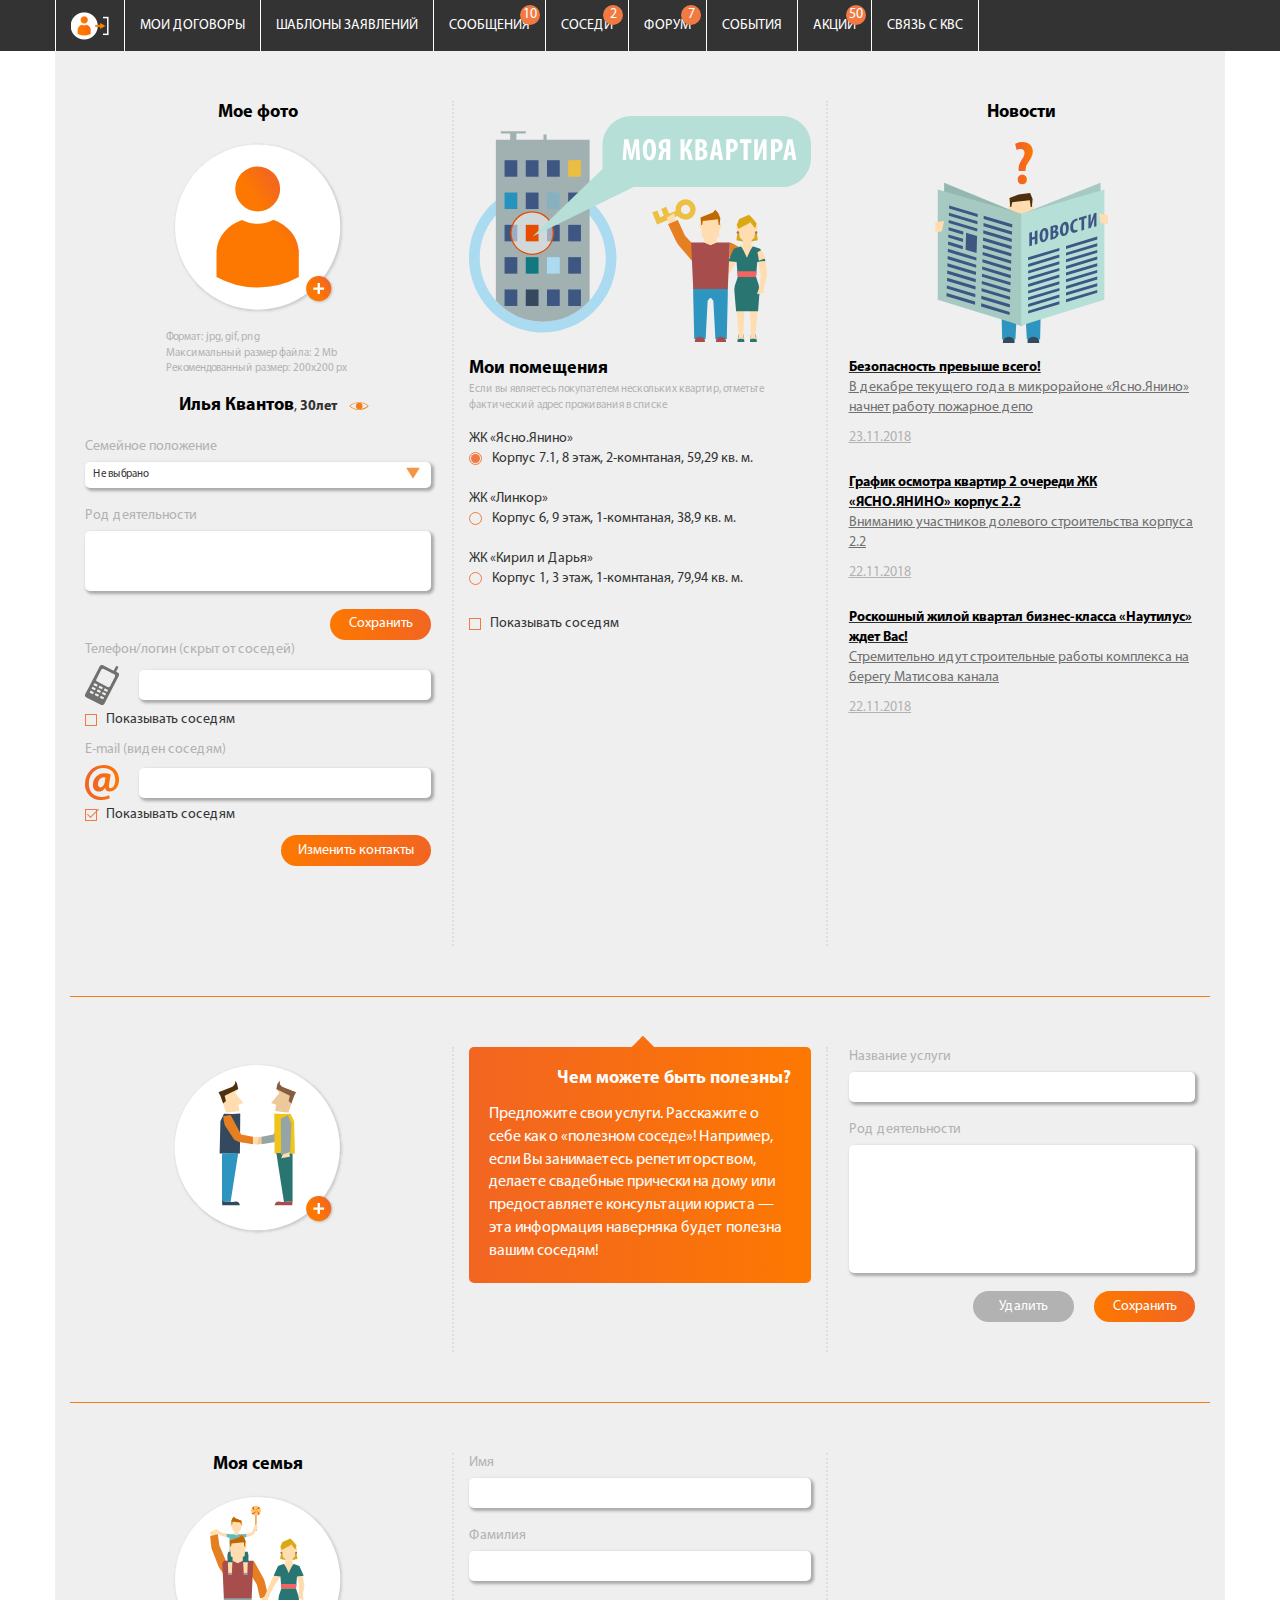
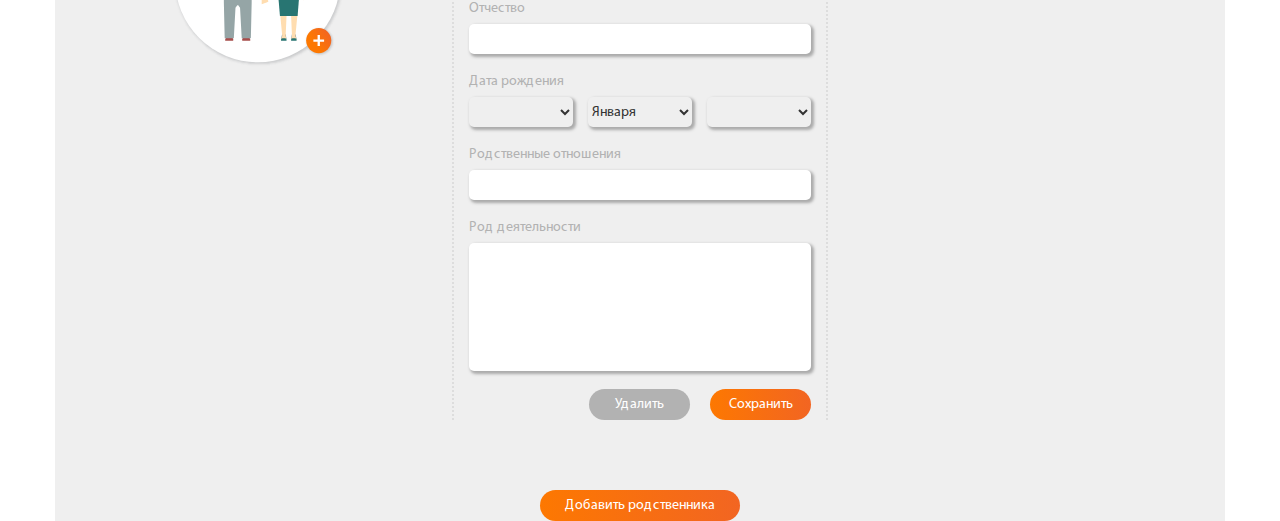
<file: app/index.html>
<!DOCTYPE html>
<html lang="en">
<head>
	<meta charset="UTF-8">
	<meta content="width=device-width, initial-scale=1" name="viewport">
	<title>LK KVSSPB</title>
	<link rel="shortcut icon" href="favicon.ico" type="image/x-icon">
	<link rel="stylesheet" href="css/bootstrap.min.css">
	<link rel="stylesheet" href="css/sumoselect.min.css">
	<link rel="stylesheet" href="css/main.css">
</head>
<body>
	<div class="wrapper">
		<div class="header">
			<div class="container">
				<ul class="ul_out">
					<li class="ul_out__li"><a href="/forum/?logout=yes&PAGE_NAME=pm_folder">
						<img src="img/exit.png" alt="exit">
					</a></li>
					<li class="ul_out__li"><a href="/contract/">Мои договоры</a></li>
					<li class="ul_out__li"><a href="/docs/">Шаблоны заявлений</a></li>
					<li class="ul_out__li">
						<a href="/forum/?PAGE_NAME=pm_folder">
							сообщения
							<div class="count">10</div>
						</a>
						
					</li>
					<li class="ul_out__li">
						<a href="/neighbors/">
							соседи
							<div class="count">2</div>
						</a>
						
						<ul class="ul_inner">
							<li><a href="/neighbors/house/">Соседи по дому</a></li>
							<li><a href="/neighbors/helpful/">Полезные соседи</a></li>
						</ul>
					</li>
					<li class="ul_out__li"> 
						<a href="/forum/">
							форум
							<div class="count">7</div>
						</a>
						
					</li>
					<li class="ul_out__li"><a href="/events/">события</a></li>
					<li class="ul_out__li">
						<a href="/action/">
							акции
							<div class="count">50</div>
						</a>
						
					</li>
					<li class="ul_out__li">
						<a href="/connect_dev/">связь с квс</a>
						<ul class="ul_inner">
							<li><a href="/connect_dev/review/">Оставить отзыв</a></li>
							<li><a href="/connect_dev/qa/">Пройти опрос</a></li>
						</ul>
					</li>
				</ul>
				<div class="mob-hamburger">
					<span class="mob-hamburger__line"></span>
				</div>
			</div>
		</div>
		<div class="container">
			<div class="background-01">
				<img src="img/background-01.png" alt="background">
			</div>
			<div class="background-02">
				<img src="img/background-02.png" alt="background">
			</div>
			<div class="background-03">
				<img src="img/background-03.png" alt="background">
			</div>
			<div class="background-04">
				<img src="img/background-04.png" alt="background">
			</div>
			<div class="background-05">
				<img src="img/background-05.png" alt="background">
			</div>
			<div class="background-06">
				<img src="img/background-06.png" alt="background">
			</div>
			<div class="background-07">
				<img src="img/background-07.png" alt="background">
			</div>
			<div class="background-08">
				<img src="img/background-08.png" alt="background">
			</div>
			<div class="background-09">
				<img src="img/background-09.png" alt="background">
			</div>
			<section class="lk-block first-screen">
				<div class="left-side">
					<div class="left-side__container personal-information-edit">
						<form action="">
							<div class="text-head text-head_center">
								Мое фото
							</div>
							<div class="photo-wrapper">
								<div class="photo-wrapper__img">
									<img src="img/avatar.svg" alt="avatar">
									<div class="photo-wrapper__plus">
										<img src="img/plus.svg" alt="plus">
										<div class="tooltip tooltip_nowrap">
											Загрузить фото
										</div>
									</div>
								</div>
							</div>
							<div class="text-descr">
								Формат: jpg, gif, png<br>
								Максимальный размер файла: 2 Mb<br>
								Рекомендованный размер: 200х200 px
							</div>
							<div class="name">
								<div class="wrapper_with-underline">
									<span class="text-head">Илья Квантов</span>, <span class="text-head_thin">30лет</span>
									<div class="visibility">
										<img src="img/visibility.svg" alt="visibility">
										<div class="tooltip">
											Настройки приватности
										</div>
										<div id="edit_visibility">
										    <div class="visibility__container">
										    	<div class="visibility__body">
										    		<div class="visibility__row">
										    			<div class="visibility__name">Илья</div>
										    		</div>
										    		<div class="visibility__row">
										    			<div class="visibility__name">Капусткин</div>
										    			<div class="input__checkbox">
															<label>
																<input type="checkbox">
																<div class="input__checkbox__square"></div>
																Показывать соседям
															</label>
														</div>
										    		</div>
										    		<div class="visibility__row">
										    			<div class="visibility__name">Киркорович</div>
										    			<div class="input__checkbox">
															<label>
																<input type="checkbox">
																<div class="input__checkbox__square"></div>
																Показывать соседям
															</label>
														</div>
										    		</div>
										    		<div class="visibility__row">
										    			<div class="visibility__date">
										    				<div class="input__label">Дата рождения</div>
										    				<div class="visibility__counts">07 января 1 года</div>
										    			</div>
										    			<div class="input__checkbox">
															<label>
																<input type="checkbox">
																<div class="input__checkbox__square"></div>
																Показывать соседям
															</label>
														</div>
										    		</div>
										    	</div>
												<div class="btn-wrapper">
													<input type="submit" value="Изменить" type="submit" name="save">
												</div>
										    </div>
										</div>
									</div>
								</div>
							</div>
							<div class="input">
								<div class="input__label">Семейное положение</div>
								<div class="input__field">
									<select name="select" id="select" class="select">
										<option value="">Не выбрано</option>
										<option value="">Не замужем/Не женат</option>
										<option value="">Разведен/Разведена</option>
										<option value="">В гражданском браке</option>
									</select>
								</div>
							</div>
							<div class="input">
								<div class="input__label">Род деятельности</div>
								<div class="input__field">
									<textarea name="" id="" cols="30" rows="10"></textarea>
								</div>
							</div>
							<div class="btn-wrapper">
								<input type="submit" value="Сохранить">
							</div>
						</form>
						<form action="">
							<div class="input-with-edit">
								<div class="input__label">Телефон/логин (скрыт от соседей)</div>
								<div class="input__field">
									<div class="input__logo">
										<img src="img/phone-off.svg" alt="phone" class="phone-switcher">
									</div>
									<input type="text" class="input-tel">
									<!-- <div class="button-edit" data-target="#edit_contacts" data-toggle="modal">
										<img src="img/edit.svg" alt="edit">
										<div class="tooltip">
											Редактировать данные
										</div>
									</div>	 -->
								</div>
								<div class="input__checkbox">
									<label class="phone-switcher-tumblr">
										<input type="checkbox">
										<div class="input__checkbox__square"></div>
										Показывать соседям
									</label>
								</div>
							</div>
							<div class="input-with-edit">
								<div class="input__label">E-mail (виден соседям)</div>
								<div class="input__field">
									<div class="input__logo">
										<img src="img/email.svg" alt="email" class="email-switcher">
									</div>
									<input type="text" class="input-tel">
									<!-- <div class="button-edit" data-target="#edit_contacts" data-toggle="modal">
										<img src="img/edit.svg" alt="edit">
										<div class="tooltip">
											Редактировать данные
										</div>
									</div>	 -->
								</div>
								<div class="input__checkbox">
									<label class="email-switcher-tumblr">
										<input type="checkbox" checked>
										<div class="input__checkbox__square"></div>
										Показывать соседям
									</label>
								</div>
							</div>
							<div class="btn-wrapper">
								<input type="submit" value="Изменить контакты" class="change-contacts">
							</div>
						</form>
					</div>
				</div>
				<div class="center-side">
					<div class="center-side__container">
						<div class="img-wrapper">
							<img src="img/center.svg" alt="apparts">
						</div>
						<div class="text-head">Мои помещения</div>
						<div class="text-descr">Если вы являетесь покупателем нескольких квартир, отметьте фактический адрес проживания в списке</div>
						<div class="radio-choice">
							<div class="radio-choice__radio">
								<label>
									<div class="radio-choice__radio__head">ЖК «Ясно.Янино»</div>
									<div class="radio-choice__radio__wrapper">
										<input type="radio" name="zhk" checked>
										<div class="radio-choice__radio__circle"></div>
										<div class="radio-choice__radio__text">Корпус 7.1, 8 этаж, 2-комнтаная, 59,29 кв. м.</div>
									</div>
									
								</label>
							</div>
							<div class="radio-choice__radio">
								<label>
									<div class="radio-choice__radio__head">ЖК «Линкор»</div>
									<div class="radio-choice__radio__wrapper">
										<input type="radio" name="zhk">
										<div class="radio-choice__radio__circle"></div>
										<div class="radio-choice__radio__text">Корпус 6, 9 этаж, 1-комнтаная, 38,9 кв. м.</div>
									</div>
								</label>
							</div>
							<div class="radio-choice__radio">
								<label>
									<div class="radio-choice__radio__head">ЖК «Кирил и Дарья»</div>
									<div class="radio-choice__radio__wrapper">
										<input type="radio" name="zhk">
										<div class="radio-choice__radio__circle"></div>
										<div class="radio-choice__radio__text">Корпус 1, 3 этаж, 1-комнтаная, 79,94 кв. м.</div>
									</div>
								</label>
							</div>
						</div>
						<div class="input__checkbox">
							<label>
								<input type="checkbox">
								<div class="input__checkbox__square"></div>
								Показывать соседям
							</label>
						</div>
					</div>
				</div>
				<div class="right-side">
					<div class="right-side__container">
						<div class="text-head text-head_center">Новости</div>
						<div class="img-wrapper img-wrapper_small">
							<img src="img/news.svg" alt="news">
						</div>
						<div class="news">
							<div class="news__head">
								Безопасность превыше всего!
							</div>
							<div class="news__main">
								В декабре текущего года в микрорайоне «Ясно.Янино» начнет работу пожарное депо
							</div>
							<div class="news__date">
								23.11.2018 
							</div>
						</div>
						<div class="news">
							<div class="news__head">
								График осмотра квартир 2 очереди 
								ЖК «ЯСНО.ЯНИНО» корпус 2.2
							</div>
							<div class="news__main">
								Вниманию участников долевого строительства корпуса 2.2
							</div>
							<div class="news__date">
								22.11.2018 
							</div>
						</div>
						<div class="news">
							<div class="news__head">
								Роскошный жилой квартал бизнес-класса «Наутилус» ждет Вас!
							</div>
							<div class="news__main">
								Стремительно идут строительные работы комплекса на берегу Матисова канала
							</div>
							<div class="news__date">
								22.11.2018 
							</div>
						</div>
					</div>
				</div>
			</section>
			<section class="lk-block second-screen">
				<div class="service__wrapper">
					<div class="left-side">
						<div class="left-side__container service-information-edit">
							<div class="photo-wrapper">
								<div class="photo-wrapper__img">
									<img src="img/service.svg" alt="service">
									<div class="photo-wrapper__plus">
										<img src="img/plus.svg" alt="plus">
										<div class="tooltip tooltip_nowrap">
											Добавить услугу
										</div>
									</div>
								</div>
							</div>
						</div>
					</div>
					<div class="center-side">
						<div class="center-side__container">
							<div class="text-wrapper-big-tooltip_tooltip-tail"></div>
							<div class="text-wrapper-big-tooltip">
								<div class="text-head text-head_white">
									Чем можете быть полезны?
								</div>	
								<div class="text-main text-main_white">
									Предложите свои услуги. Расскажите о себе как о «полезном соседе»!
									Например, если Вы занимаетесь репетиторством, делаете свадебные прически на дому или предоставляете консультации юриста — эта информация наверняка будет полезна вашим соседям!
								</div>
							</div>
						</div>
					</div>
					<div class="right-side">
						<div class="right-side__container">
							<div class="input">
								<div class="input__label">Название услуги</div>
								<div class="input__field input__field_diff-size">
									<input type="text">
								</div>
							</div>
							<div class="input">
								<div class="input__label">Род деятельности</div>
								<div class="input__field input__field_diff-size">
									<textarea name="" id="" cols="30" rows="10"></textarea>
								</div>
							</div>
							<div class="btn-wrapper">
								<button class="delete">Удалить</button>
								<input type="submit" value="Сохранить">
							</div>
						</div>
					</div>
				</div>
			</section>
			<section class="lk-block third-screen">
				<div class="family-wrapper">
					<div class="left-side">
						<div class="left-side__container">
							<div class="text-head text-head_center">
								Моя семья
							</div>
							<div class="photo-wrapper">
								<div class="photo-wrapper__img">
									<img src="img/family.svg" alt="family">
									<div class="photo-wrapper__plus">
										<img src="img/plus.svg" alt="plus">
										<div class="tooltip">
											Добавить/изменить изображение
										</div>
									</div>
								</div>
							</div>
						</div>
					</div>
					<div class="center-side">
						<div class="center-side__container">
							<div class="input">
								<div class="input__label">Имя</div>
								<div class="input__field input__field_diff-size">
									<input type="text">
								</div>
							</div>
							<div class="input">
								<div class="input__label">Фамилия</div>
								<div class="input__field input__field_diff-size">
									<input type="text">
								</div>
							</div>
							<div class="input">
								<div class="input__label">Отчество</div>
								<div class="input__field input__field_diff-size">
									<input type="text">
								</div>
							</div>
							<div class="input birthday">
								<div class="input__label">Дата рождения</div>
								<div class="input__field input__field_date">
									<select name="FAMILY_DATE_DAY" data-date="day" data-value="1">
							              <option disabled slected value="">Не выбрано</option>
						            </select>
									 <select name="FAMILY_DATE_MONTH" data-date="month" data-value="1">
							              <option value="1">Января</option>
							              <option value="2">Февраля</option>
							              <option value="3">Марта</option>
							              <option value="4">Апреля</option>
							              <option value="5">Мая</option>
							              <option value="6">Июня</option>
							              <option value="7">Июля</option>
							              <option value="8">Августа</option>
							              <option value="9">Сентября</option>
							              <option value="10">Октября</option>
							              <option value="11">Ноября</option>
							              <option value="12">Декабря</option>
						            </select>
									<select name="FAMILY_DATE_YEAR" data-date="year" data-value="1970">
							              <option disabled slected value="">Не выбрано</option>
						            </select>
								</div>
							</div>
							<div class="input">
								<div class="input__label">Родственные отношения</div>
								<div class="input__field input__field_diff-size">
									<input type="text">
								</div>
							</div>
							<div class="input">
								<div class="input__label">Род деятельности</div>
								<div class="input__field input__field_diff-size">
									<textarea name="" id="" cols="30" rows="10"></textarea>
								</div>
							</div>
							<div class="btn-wrapper">
								<button class="delete">Удалить</button>
								<input type="submit" value="Сохранить">
							</div>
						</div>
					</div>
					<div class="right-side"></div>
				</div>	
				
			</section>
			<div class="btn-wrapper btn-wrapper_center">
				<input type="submit" value="Добавить родственника" class="add-family-btn">
			</div>
<!-- 			<form method="get" action="/neighbors/search/" class="search_bar">
                <p class="search_bar__text-under">
                    Найти полезного соседа,<br>например, <span class="bolded">"Парикмахер"</span>
                </p>
                <div class="search_bar__nav-bar">
                	<p class="search_bar__nav active">Поиск по соседям</p><p class="search_bar__nav">Поиск по № квартиры:</p>
                </div>
                <input type="text" name="query" class="search_input search_input__neighbors active" value="">
                
                <input type="text" maxlength="4" name="nap" class="search_input search_input__apparts" value="">
				
                <button type="submit" style="width: 100px;">Искать</button>
            </form> -->
		</div>
	</div>

	<div id="edit_contacts" class="modal fade in">
		<form class="modal-dialog" method="post" name="form2" action="/" enctype="multipart/form-data">
			<input type="hidden" name="sessid" id="sessid" value="c57310a7d2634f0aa522bf6d6764b544">		<input type="hidden" name="lang" value="s2">
			<input type="hidden" name="ID" value="11750">

			<input type="hidden" name="UF_SHOW_PHONE" value="">
			<input type="hidden" name="UF_SHOW_EMAIL" value="">
			<input type="hidden" name="change_phone" value="">
			<input type="hidden" name="change_email" value="123123">
			<input type="hidden" name="save" value="Сохранить">

		    <div class="modal-content">
		    	<div class="modal-header">
		    		<h5 class="modal-title">Изменения контактной информации<br> будут отправлены застройщику.</h5>
		    		<button type="button" class="close" data-dismiss="modal" aria-label="Close">
		    			<span aria-hidden="true">×</span>
		    		</button>
		    	</div>
		    	<div class="modal-body">
		    		<p>В ближайшее время мы заменим<br> контактную информацию в Вашем Личном кабинете.</p>
		    	</div>
		    	<div class="modal-footer">
					<div class="btn-wrapper">
						<button class="delete" type="button" data-dismiss="modal">Оменить</button>
						<input type="submit" value="Изменить" type="submit" name="save">
					</div>
		    	</div>
		    </div>
		</form>
	</div>
	<script src="js/libs.min.js"></script>
	<script src="js/jquery.sumoselect.min.js"></script>
	<script src="js/myscripts.js"></script>
</body>
</html>
</file>
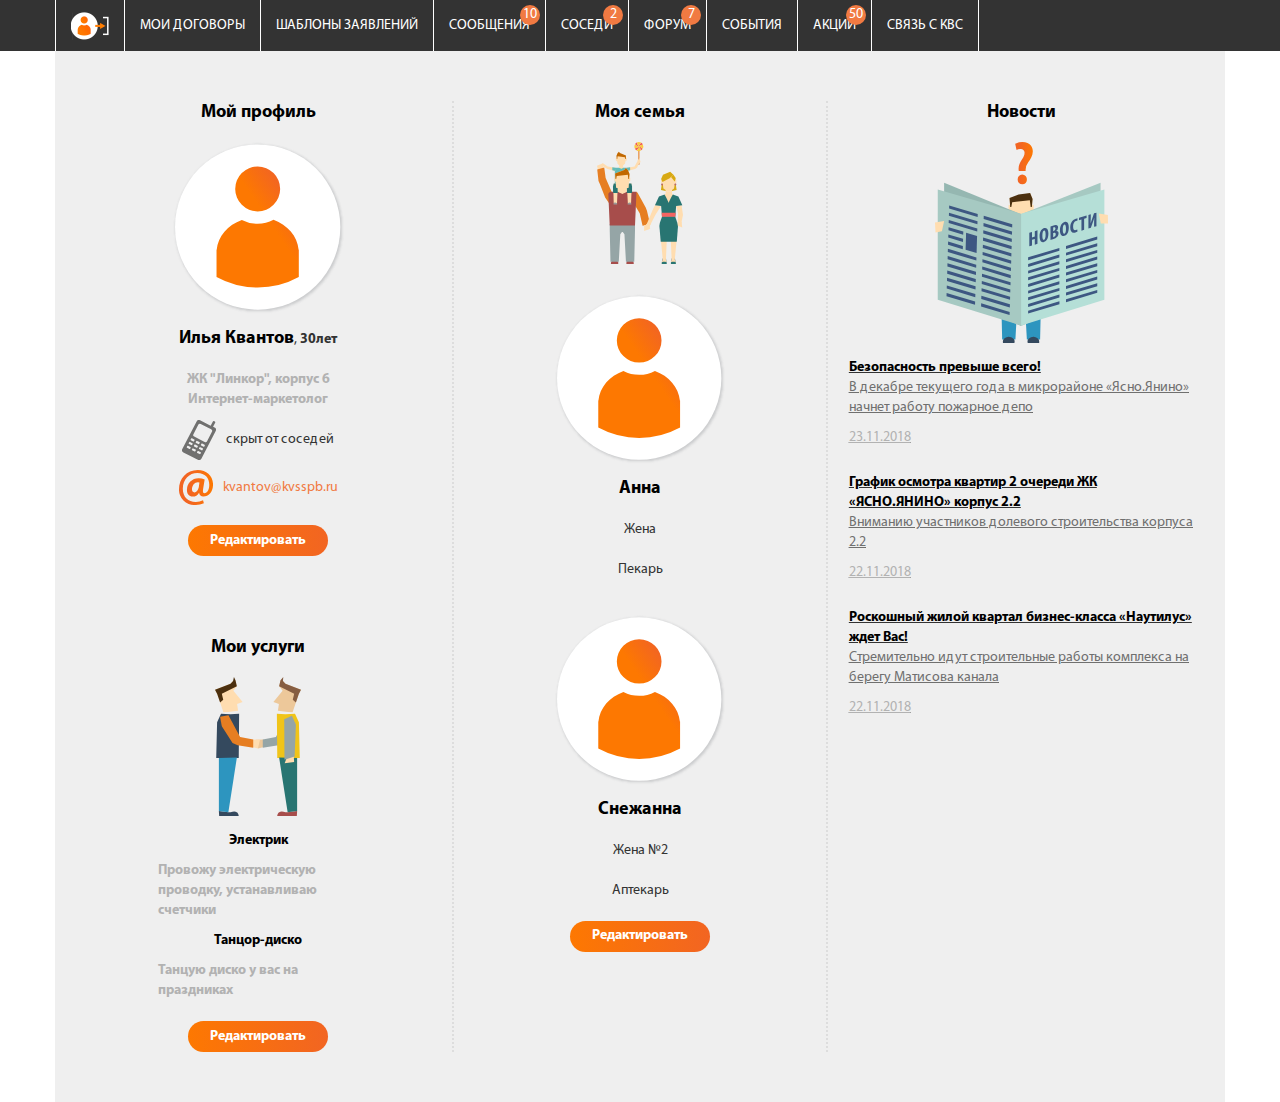
<file: app/second-page.html>
<!DOCTYPE html>
<html lang="en">
<head>
	<meta charset="UTF-8">
	<meta content="width=device-width, initial-scale=1" name="viewport">
	<title>LK KVSSPB</title>
	<link rel="shortcut icon" href="favicon.ico" type="image/x-icon">
	<link rel="stylesheet" href="css/bootstrap.min.css">
	<link rel="stylesheet" href="css/sumoselect.min.css">
	<link rel="stylesheet" href="css/main.css">
</head>
<body>
	<div class="wrapper">
		<div class="header">
			<div class="container">
				<ul class="ul_out">
					<li class="ul_out__li"><a href="/forum/?logout=yes&PAGE_NAME=pm_folder">
						<img src="img/exit.png" alt="exit">
					</a></li>
					<li class="ul_out__li"><a href="/contract/">Мои договоры</a></li>
					<li class="ul_out__li"><a href="/docs/">Шаблоны заявлений</a></li>
					<li class="ul_out__li">
						<a href="/forum/?PAGE_NAME=pm_folder">
							сообщения
							<div class="count">10</div>
						</a>
						
					</li>
					<li class="ul_out__li">
						<a href="/neighbors/">
							соседи
							<div class="count">2</div>
						</a>
						
						<ul class="ul_inner">
							<li><a href="/neighbors/house/">Соседи по дому</a></li>
							<li><a href="/neighbors/helpful/">Полезные соседи</a></li>
						</ul>
					</li>
					<li class="ul_out__li"> 
						<a href="/forum/">
							форум
							<div class="count">7</div>
						</a>
						
					</li>
					<li class="ul_out__li"><a href="/events/">события</a></li>
					<li class="ul_out__li">
						<a href="/action/">
							акции
							<div class="count">50</div>
						</a>
						
					</li>
					<li class="ul_out__li">
						<a href="/connect_dev/">связь с квс</a>
						<ul class="ul_inner">
							<li><a href="/connect_dev/review/">Оставить отзыв</a></li>
							<li><a href="/connect_dev/qa/">Пройти опрос</a></li>
						</ul>
					</li>
				</ul>
				<div class="mob-hamburger">
					<span class="mob-hamburger__line"></span>
				</div>
			</div>
		</div>
		<div class="container">
			<div class="background-01">
				<img src="img/background-01.png" alt="background">
			</div>
			<div class="background-02">
				<img src="img/background-02.png" alt="background">
			</div>
			<div class="background-03">
				<img src="img/background-03.png" alt="background">
			</div>
			<div class="background-04">
				<img src="img/background-04.png" alt="background">
			</div>
			<div class="background-05">
				<img src="img/background-05.png" alt="background">
			</div>
			<div class="background-06">
				<img src="img/background-06.png" alt="background">
			</div>
			<div class="background-07">
				<img src="img/background-07.png" alt="background">
			</div>
			<div class="background-08">
				<img src="img/background-08.png" alt="background">
			</div>
			<div class="background-09">
				<img src="img/background-09.png" alt="background">
			</div>
			<section class="lk-block first-screen">
				<div class="left-side">
					<div class="left-side__container personal-block-edit">
						<form action="">
							<div class="text-head text-head_center">
								Мое фото
							</div>
							<div class="photo-wrapper">
								<div class="photo-wrapper__img">
									<img src="img/avatar.svg" alt="avatar">
									<div class="photo-wrapper__plus">
										<img src="img/plus.svg" alt="plus">
										<div class="tooltip tooltip_nowrap">
											Загрузить фото
										</div>
									</div>
								</div>
							</div>
							<div class="text-descr">
								Формат: jpg, gif, png<br>
								Максимальный размер файла: 2 Mb<br>
								Рекомендованный размер: 200х200 px
							</div>
							<div class="name">
								<div class="wrapper_with-underline">
									<span class="text-head">Илья Квантов</span>, <span class="text-head_thin">30лет</span>
									<div class="visibility">
										<img src="img/visibility.svg" alt="visibility">
										<div class="tooltip">
											Настройки приватности
										</div>
										<div id="edit_visibility">
										    <div class="visibility__container">
										    	<div class="visibility__body">
										    		<div class="visibility__row">
										    			<div class="visibility__name">Илья</div>
										    		</div>
										    		<div class="visibility__row">
										    			<div class="visibility__name">Капусткин</div>
										    			<div class="input__checkbox">
															<label>
																<input type="checkbox">
																<div class="input__checkbox__square"></div>
																Показывать соседям
															</label>
														</div>
										    		</div>
										    		<div class="visibility__row">
										    			<div class="visibility__name">Киркорович</div>
										    			<div class="input__checkbox">
															<label>
																<input type="checkbox">
																<div class="input__checkbox__square"></div>
																Показывать соседям
															</label>
														</div>
										    		</div>
										    		<div class="visibility__row">
										    			<div class="visibility__date">
										    				<div class="input__label">Дата рождения</div>
										    				<div class="visibility__counts">07 января 1 года</div>
										    			</div>
										    			<div class="input__checkbox">
															<label>
																<input type="checkbox">
																<div class="input__checkbox__square"></div>
																Показывать соседям
															</label>
														</div>
										    		</div>
										    	</div>
												<div class="btn-wrapper">
													<input type="submit" value="Изменить" type="submit" name="save">
												</div>
										    </div>
										</div>
									</div>
								</div>
							</div>
							<div class="text-head text-head_center">Мои помещения</div>
							<div class="text-descr text-descr_wide">Если вы являетесь покупателем нескольких квартир, отметьте фактический адрес проживания в списке</div>
							<div class="radio-choice">
								<div class="radio-choice__radio">
									<label>
										<div class="radio-choice__radio__head">ЖК «Ясно.Янино»</div>
										<div class="radio-choice__radio__wrapper">
											<input type="radio" name="zhk" checked>
											<div class="radio-choice__radio__circle"></div>
											<div class="radio-choice__radio__text">Корпус 7.1, 8 этаж, 2-комнтаная, 59,29 кв. м.</div>
										</div>
										
									</label>
								</div>
								<div class="radio-choice__radio">
									<label>
										<div class="radio-choice__radio__head">ЖК «Линкор»</div>
										<div class="radio-choice__radio__wrapper">
											<input type="radio" name="zhk">
											<div class="radio-choice__radio__circle"></div>
											<div class="radio-choice__radio__text">Корпус 6, 9 этаж, 1-комнтаная, 38,9 кв. м.</div>
										</div>
									</label>
								</div>
								<div class="radio-choice__radio">
									<label>
										<div class="radio-choice__radio__head">ЖК «Кирил и Дарья»</div>
										<div class="radio-choice__radio__wrapper">
											<input type="radio" name="zhk">
											<div class="radio-choice__radio__circle"></div>
											<div class="radio-choice__radio__text">Корпус 1, 3 этаж, 1-комнтаная, 79,94 кв. м.</div>
										</div>
									</label>
								</div>
							</div>
							<div class="input">
								<div class="input__label">Семейное положение</div>
								<div class="input__field">
									<select name="select" id="select" class="select">
										<option value="">Не выбрано</option>
										<option value="">Не замужем/Не женат</option>
										<option value="">Разведен/Разведена</option>
										<option value="">В гражданском браке</option>
									</select>
								</div>
							</div>
							<div class="input">
								<div class="input__label">Род деятельности</div>
								<div class="input__field">
									<textarea name="" id="" cols="30" rows="10"></textarea>
								</div>
							</div>
						</form>
						<form action="">
							<div class="input-with-edit">
								<div class="input__label">Телефон/логин (скрыт от соседей)</div>
								<div class="input__field">
									<div class="input__logo">
										<img src="img/phone-off.svg" alt="phone" class="phone-switcher">
									</div>
									<input type="text" class="input-tel">
									<div class="button-edit" data-target="#edit_contacts" data-toggle="modal">
										<img src="img/edit.svg" alt="edit">
										<div class="tooltip">
											Редактировать данные
										</div>
									</div>	
								</div>
								<div class="input__checkbox">
									<label class="phone-switcher-tumblr">
										<input type="checkbox">
										<div class="input__checkbox__square"></div>
										Показывать соседям
									</label>
								</div>
							</div>
							<div class="input-with-edit">
								<div class="input__label">E-mail (виден соседям)</div>
								<div class="input__field">
									<div class="input__logo">
										<img src="img/email.svg" alt="email" class="email-switcher">
									</div>
									<input type="text" class="input-tel">
									<div class="button-edit" data-target="#edit_contacts" data-toggle="modal">
										<img src="img/edit.svg" alt="edit">
										<div class="tooltip">
											Редактировать данные
										</div>
									</div>	
								</div>
								<div class="input__checkbox">
									<label class="email-switcher-tumblr">
										<input type="checkbox" checked>
										<div class="input__checkbox__square"></div>
										Показывать соседям
									</label>
								</div>
							</div>
							<div class="btn-wrapper">
								<input type="submit" value="Сохранить">
							</div>
						</form>
					</div>
					<div class="left-side__container personal-block">
						<form action="">
							<div class="text-head text-head_center">
								Мой профиль
							</div>
							<div class="photo-wrapper">
								<div class="photo-wrapper__img">
									<img src="img/avatar.svg" alt="avatar">
								</div>
							</div>
							<div class="name">
								<div class="wrapper_with-underline">
									<span class="text-head">Илья Квантов</span>, <span class="text-head_thin">30лет</span>
								</div>
							</div>
							<div class="service">
								ЖК "Линкор", корпус 6
							</div>
							<div class="service">
								Интернет-маркетолог
							</div>
							<div class="input-with-edit">
								<div class="input__field input__field_centered">
									<div class="input__logo">
										<img src="img/phone-off.svg" alt="phone" class="phone-switcher">
									</div>
									<div class="phone__output input__output_modified">скрыт от соседей</div>
								</div>
							</div>
							<div class="input-with-edit">
								<div class="input__field input__field_centered">
									<div class="input__logo">
										<img src="img/email.svg" alt="email" class="email-switcher">
									</div>
									<div class="phone__output input__output_modified input__output_on">kvantov@kvsspb.ru</div>
								</div>
							</div>
							<div class="btn-wrapper btn-wrapper_center">
								<input type="submit" value="Редактировать" class="btn-edit-trigger-personal">
							</div>							
						</form>
					</div>
					<div class="text-head text-head_center">
						Мои услуги
					</div>
					<div class="service-block-edit">
						<div class="left-side__container">
							<div class="photo-wrapper">
								<div class="photo-wrapper__img btn-service-trigger">
									<img src="img/service.svg" alt="service">
									<div class="photo-wrapper__plus">
										<img src="img/plus.svg" alt="plus">
										<div class="tooltip tooltip_nowrap">
											Добавить услугу
										</div>
									</div>
								</div>
							</div>
						</div>
						<div class="left-side__container">
							<div class="text-head">
								Чем можете быть полезны?
							</div>	
							<div class="text-main text-main_small">
								Предложите свои услуги. Расскажите о себе как о «полезном соседе»!
								Например, если Вы занимаетесь репетиторством, делаете свадебные прически на дому или предоставляете консультации юриста — эта информация наверняка будет полезна вашим соседям!
							</div>
						</div>
						<div class="service-block__wrapper">
							<form class="service-block__fields">
								<div class="right-side__container">
									<div class="input">
										<div class="input__label">Название услуги</div>
										<div class="input__field input__field_diff-size">
											<input type="text">
										</div>
									</div>
									<div class="input">
										<div class="input__label">Род деятельности</div>
										<div class="input__field input__field_diff-size">
											<textarea name="" id="" cols="30" rows="10"></textarea>
										</div>
									</div>
									<div class="btn-wrapper">
										<button class="delete">Удалить</button>
										<input type="submit" value="Сохранить">
									</div>
								</div>
							</form>
						</div>
					</div>
					<div class="service-block">
						<div class="img-wrapper img-wrapper_small">
							<div class="photo-wrapper__img photo-wrapper__img_no-border-radius">
								<img src="img/service-no-back.svg" alt="service">
							</div>
						</div>
						<div class="service service_name">
							Электрик
						</div>
						<div class="service service_short">
							Провожу электрическую проводку, устанавливаю счетчики
						</div>
						<div class="service service_name">
							Танцор-диско
						</div>
						<div class="service service_short">
							Танцую диско у вас на праздниках
						</div>
						<div class="btn-wrapper btn-wrapper_center">
							<input type="submit" value="Редактировать" class="btn-edit-trigger-service">
						</div>
					</div>
				</div>
				<div class="center-side">
					<div class="center-side__container">
						<div class="text-head text-head_center">
							Моя семья
						</div>
						<div class="family-block-edit">
							<div class="btn-wrapper btn-wrapper_center">
								<input type="submit" value="Добавить родственника" class="add-family-btn">
							</div>
							<div class="family-block__wrapper-member">
								<form class="family-block__member">
									<div class="left-side__container">
										<div class="photo-wrapper">
											<div class="photo-wrapper__img">
												<img src="img/family.svg" alt="family">
												<div class="photo-wrapper__plus">
													<img src="img/plus.svg" alt="plus">
													<div class="tooltip">
														Добавить/изменить изображение
													</div>
												</div>
											</div>
										</div>
									</div>
									<div class="input">
										<div class="input__label">Имя</div>
										<div class="input__field input__field_diff-size">
											<input type="text">
										</div>
									</div>
									<div class="input">
										<div class="input__label">Фамилия</div>
										<div class="input__field input__field_diff-size">
											<input type="text">
										</div>
									</div>
									<div class="input">
										<div class="input__label">Отчество</div>
										<div class="input__field input__field_diff-size">
											<input type="text">
										</div>
									</div>
									<div class="input birthday">
										<div class="input__label">Дата рождения</div>
										<div class="input__field input__field_date">
											<select name="FAMILY_DATE_DAY" data-date="day" data-value="1">
									              <option disabled slected value="">Не выбрано</option>
								            </select>
											 <select name="FAMILY_DATE_MONTH" data-date="month" data-value="1">
									              <option value="1">Января</option>
									              <option value="2">Февраля</option>
									              <option value="3">Марта</option>
									              <option value="4">Апреля</option>
									              <option value="5">Мая</option>
									              <option value="6">Июня</option>
									              <option value="7">Июля</option>
									              <option value="8">Августа</option>
									              <option value="9">Сентября</option>
									              <option value="10">Октября</option>
									              <option value="11">Ноября</option>
									              <option value="12">Декабря</option>
								            </select>
											<select name="FAMILY_DATE_YEAR" data-date="year" data-value="1970">
									              <option disabled slected value="">Не выбрано</option>
								            </select>
										</div>
									</div>
									<div class="input">
										<div class="input__label">Родственные отношения</div>
										<div class="input__field input__field_diff-size">
											<input type="text">
										</div>
									</div>
									<div class="input">
										<div class="input__label">Род деятельности</div>
										<div class="input__field input__field_diff-size">
											<textarea name="" id="" cols="30" rows="10"></textarea>
										</div>
									</div>
									<div class="btn-wrapper">
										<button class="delete">Удалить</button>
										<input type="submit" value="Сохранить">
									</div>
								</form>
							</div>
						</div>
						<div class="family-block-wrapper">
							<div class="img-wrapper img-wrapper_small">
								<div class="photo-wrapper__img photo-wrapper__img_no-border-radius">
									<img src="img/family-no-back.svg" alt="family">
								</div>
							</div>
							<div class="family-block">
								<div class="photo-wrapper">
									<div class="photo-wrapper__img">
										<img src="img/avatar.svg" alt="avatar">
									</div>
								</div>
								<div class="name">
									<div class="wrapper_with-underline">
										<span class="text-head">Анна</span>
									</div>
								</div>
								<div class="name">
									<div class="wrapper_with-underline">
										Жена
									</div>
								</div>
								<div class="name">
									<div class="wrapper_with-underline">
										Пекарь
									</div>
								</div>
							</div>
							<div class="family-block">
								<div class="photo-wrapper">
									<div class="photo-wrapper__img">
										<img src="img/avatar.svg" alt="avatar">
									</div>
								</div>
								<div class="name">
									<div class="wrapper_with-underline">
										<span class="text-head">Снежанна</span>
									</div>
								</div>
								<div class="name">
									<div class="wrapper_with-underline">
										Жена №2
									</div>
								</div>
								<div class="name">
									<div class="wrapper_with-underline">
										Аптекарь
									</div>
								</div>
							</div>
							<div class="btn-wrapper btn-wrapper_center">
								<input type="submit" value="Редактировать" class="btn-edit-trigger-family">
							</div>
						</div>
					</div>
				</div>
				<div class="right-side">
					<div class="right-side__container">
						<div class="text-head text-head_center">Новости</div>
						<div class="img-wrapper img-wrapper_small">
							<img src="img/news.svg" alt="news">
						</div>
						<div class="news">
							<div class="news__head">
								Безопасность превыше всего!
							</div>
							<div class="news__main">
								В декабре текущего года в микрорайоне «Ясно.Янино» начнет работу пожарное депо
							</div>
							<div class="news__date">
								23.11.2018 
							</div>
						</div>
						<div class="news">
							<div class="news__head">
								График осмотра квартир 2 очереди 
								ЖК «ЯСНО.ЯНИНО» корпус 2.2
							</div>
							<div class="news__main">
								Вниманию участников долевого строительства корпуса 2.2
							</div>
							<div class="news__date">
								22.11.2018 
							</div>
						</div>
						<div class="news">
							<div class="news__head">
								Роскошный жилой квартал бизнес-класса «Наутилус» ждет Вас!
							</div>
							<div class="news__main">
								Стремительно идут строительные работы комплекса на берегу Матисова канала
							</div>
							<div class="news__date">
								22.11.2018 
							</div>
						</div>
					</div>
				</div>
			</section>
		</div>
	</div>

	<div id="edit_contacts" class="modal fade in">
		<form class="modal-dialog" method="post" name="form2" action="/" enctype="multipart/form-data">
			<input type="hidden" name="sessid" id="sessid" value="c57310a7d2634f0aa522bf6d6764b544">		<input type="hidden" name="lang" value="s2">
			<input type="hidden" name="ID" value="11750">
			<input type="hidden" name="UF_SHOW_PHONE" value="">
			<input type="hidden" name="UF_SHOW_EMAIL" value="">
			<input type="hidden" name="change_phone" value="">
			<input type="hidden" name="change_email" value="123123">
			<input type="hidden" name="save" value="Сохранить">
		    <div class="modal-content">
		    	<div class="modal-header">
		    		<h5 class="modal-title">Изменения контактной информации<br> будут отправлены застройщику.</h5>
		    		<button type="button" class="close" data-dismiss="modal" aria-label="Close">
		    			<span aria-hidden="true">×</span>
		    		</button>
		    	</div>
		    	<div class="modal-body">
		    		<p>В ближайшее время мы заменим<br> контактную информацию в Вашем Личном кабинете.</p>
		    	</div>
		    	<div class="modal-footer">
					<div class="btn-wrapper">
						<button class="delete" type="button" data-dismiss="modal">Оменить</button>
						<input type="submit" value="Изменить" type="submit" name="save">
					</div>
		    	</div>
		    </div>
		</form>
	</div>
	<script src="js/libs.min.js"></script>
	<script src="js/jquery.sumoselect.min.js"></script>
	<script src="js/myscripts.js"></script>
</body>
</html>
</file>
<file: app/css/main.css>
* {
  padding: 0;
  margin: 0; }

@font-face {
  font-family: "Roboto Bold";
  src: url(../fonts/Roboto-Bold.ttf);
  font-weight: 700;
  font-style: normal; }

@font-face {
  font-family: "Gotham Pro";
  src: url(../fonts/GothamProRegular.ttf);
  font-weight: 700;
  font-style: normal; }

@font-face {
  font-family: "Roboto Light";
  src: url(../fonts/Roboto-Light.ttf);
  font-weight: 700;
  font-style: normal; }

@font-face {
  font-family: "Gotham Bold";
  src: url(../fonts/GothamProBold.ttf);
  font-weight: 700;
  font-style: normal; }

@font-face {
  font-family: "Myriad Pro Light";
  src: url(../fonts/MyriadPro-Light.ttf);
  font-weight: 700;
  font-style: normal; }

@font-face {
  font-family: "Myriad Pro";
  src: url(../fonts/MyriadPro-Regular.ttf);
  font-weight: 700;
  font-style: normal; }

@font-face {
  font-family: "Myriad Pro Bold";
  src: url(../fonts/MyriadPro-Bold.otf);
  font-weight: 700;
  font-style: normal; }

* {
  padding: 0;
  margin: 0;
  -webkit-box-sizing: border-box;
          box-sizing: border-box; }
  *:focus {
    outline: none; }
  *:visited {
    outline: none; }

body, h1 {
  font-family: 'Myriad Pro', sans-serif; }

body {
  background: #FFF; }

.wrapper {
  overflow: hidden; }

.background-01,
.background-02,
.background-03,
.background-04,
.background-05,
.background-06,
.background-07,
.background-08,
.background-09 {
  position: absolute; }

@media screen and (min-width: 1921px) {
  .background-01 {
    bottom: 15%;
    left: -28%; }
  .background-02 {
    bottom: 5%;
    left: -28%; }
  .background-03 {
    bottom: 5%;
    left: -40%; }
  .background-09 {
    bottom: 3.5%;
    left: -20%; }
    .background-09 img {
      -webkit-transform: scale(0.7);
          -ms-transform: scale(0.7);
              transform: scale(0.7); }
  .background-04 {
    bottom: 15%;
    right: -40%; }
  .background-05 {
    bottom: 15%;
    right: -20%; }
  .background-06 {
    bottom: 5%;
    right: -30%; }
  .background-07 {
    bottom: 5%;
    right: -40%; }
  .background-08 {
    bottom: 5%;
    right: -15%; } }

@media screen and (max-width: 1920px) {
  .background-01 {
    top: 100px;
    left: -20%; }
  .background-02 {
    top: 200px;
    left: -20%; }
  .background-03 {
    top: 800px;
    left: -20%; }
  .background-09 {
    top: 400px;
    left: -20%; }
  .background-04 {
    top: 100px;
    right: -20%; }
  .background-05 {
    top: 200px;
    right: -20%; }
  .background-06 {
    top: 400px;
    right: -20%; }
  .background-07 {
    top: 600px;
    right: -20%; }
  .background-08 {
    top: 800px;
    right: -20%; } }

@media screen and (max-width: 1366px) {
  .background-01 {
    top: 8%;
    left: -20%; }
  .background-02 {
    top: 18%;
    left: -20%; }
  .background-03 {
    top: 38%;
    left: -20%; }
  .background-04 {
    top: 8%;
    right: -20%; }
  .background-05 {
    top: 18%;
    right: -20%; }
  .background-06 {
    top: 28%;
    right: -20%; }
  .background-07 {
    top: 38%;
    right: -20%; }
  .background-08 {
    top: 48%;
    right: -20%; } }

.service-block-edit, .family-block-edit, .personal-block-edit {
  display: none; }

.service-block-edit.active, .family-block-edit.active, .personal-block-edit.active {
  display: block; }

.family-block-edit .left-side__container {
  margin-bottom: 0px; }

.service-block-edit .left-side__container {
  margin-bottom: 0px; }

.content {
  font-size: 14px; }

body.back {
  background: #FFF; }

.kvs-select {
  width: 100% !important; }

.family-wrapper {
  display: -webkit-box;
  display: -webkit-flex;
  display: -ms-flexbox;
  display: flex;
  -webkit-box-pack: justify;
  -webkit-justify-content: space-between;
      -ms-flex-pack: justify;
          justify-content: space-between;
  -webkit-box-align: stretch;
  -webkit-align-items: stretch;
      -ms-flex-align: stretch;
          align-items: stretch;
  width: 100%; }

.family-block__member, .service-block__fields, .personal-block-edit {
  padding-right: 5px; }

@media screen and (max-width: 1024px) {
  .family-wrapper {
    -webkit-box-orient: vertical;
    -webkit-box-direction: normal;
    -webkit-flex-direction: column;
        -ms-flex-direction: column;
            flex-direction: column;
    -webkit-box-align: center;
    -webkit-align-items: center;
        -ms-flex-align: center;
            align-items: center; } }

.birthday select {
  -webkit-box-flex: 1;
  -webkit-flex: 1;
      -ms-flex: 1;
          flex: 1;
  height: 30px;
  border: none;
  -webkit-border-radius: 5px;
          border-radius: 5px;
  -webkit-box-shadow: 2px 2px 3px 1px #AAA;
          box-shadow: 2px 2px 3px 1px #AAA; }
  .birthday select:nth-child(2) {
    margin: 0 15px; }

.header {
  background: #333; }
  .header .container {
    background: transparent;
    padding: 0px; }
  .header .ul_out {
    margin-bottom: 0px;
    display: -webkit-box;
    display: -webkit-flex;
    display: -ms-flexbox;
    display: flex;
    -webkit-box-align: stretch;
    -webkit-align-items: stretch;
        -ms-flex-align: stretch;
            align-items: stretch; }
    .header .ul_out .ul_out__li {
      display: -webkit-box;
      display: -webkit-flex;
      display: -ms-flexbox;
      display: flex;
      -webkit-box-align: center;
      -webkit-align-items: center;
          -ms-flex-align: center;
              align-items: center;
      -webkit-box-pack: center;
      -webkit-justify-content: center;
          -ms-flex-pack: center;
              justify-content: center;
      border-right: 1px solid #FFF;
      position: relative; }
      .header .ul_out .ul_out__li:before {
        content: '';
        position: absolute;
        height: 0px;
        background: #f17a42;
        bottom: 0;
        left: 0;
        right: 0;
        -webkit-transition: 0.3s ease-in-out;
        -o-transition: 0.3s ease-in-out;
        transition: 0.3s ease-in-out; }
      .header .ul_out .ul_out__li:first-child {
        border-left: 1px solid #FFF; }
      .header .ul_out .ul_out__li:hover:before {
        height: 3px; }
      .header .ul_out .ul_out__li:hover .ul_inner {
        max-height: 400px; }
      .header .ul_out .ul_out__li a {
        text-transform: uppercase;
        display: block;
        color: #fff;
        font: 14px "Myriad pro", sans-serif;
        text-transform: uppercase;
        padding: 12px 15px 11px;
        text-decoration: none;
        position: static; }

.ul_inner {
  position: absolute;
  top: 100%;
  z-index: 100;
  left: 0;
  max-height: 0px;
  display: block;
  overflow: hidden;
  -webkit-transition: 0.5s ease-in-out;
  -o-transition: 0.5s ease-in-out;
  transition: 0.5s ease-in-out; }
  .ul_inner li {
    display: block;
    background: #333;
    width: 200px; }
    .ul_inner li:hover {
      text-decoration: underline; }
    .ul_inner li a {
      display: block;
      padding: 12px 15px 11px; }

.mob-hamburger {
  display: none; }

.count {
  position: absolute;
  top: 5px;
  right: 5px;
  background: #f17a42;
  width: 20px;
  height: 20px;
  color: #FFF;
  display: -webkit-box;
  display: -webkit-flex;
  display: -ms-flexbox;
  display: flex;
  -webkit-box-align: center;
  -webkit-align-items: center;
      -ms-flex-align: center;
          align-items: center;
  -webkit-box-pack: center;
  -webkit-justify-content: center;
      -ms-flex-pack: center;
          justify-content: center;
  -webkit-border-radius: 50%;
          border-radius: 50%; }

.container {
  background: #efefef;
  position: relative; }

.left-side__container {
  margin-bottom: 80px; }

.text-head {
  color: #000;
  font-size: 18px;
  font-weight: bold;
  font-family: 'Myriad Pro Bold', sans-serif; }

.text-head_center {
  text-align: center; }

.text-main {
  color: #70706f;
  font-size: 16px;
  font-weight: 400; }

.text-main_small {
  font-size: 14px; }

.text-descr {
  color: #b2b2b2;
  font-size: 11px;
  font-weight: 400; }

.lk-block {
  padding: 50px 0;
  display: -webkit-box;
  display: -webkit-flex;
  display: -ms-flexbox;
  display: flex;
  -webkit-box-align: stretch;
  -webkit-align-items: stretch;
      -ms-flex-align: stretch;
          align-items: stretch;
  -webkit-box-pack: justify;
  -webkit-justify-content: space-between;
      -ms-flex-pack: justify;
          justify-content: space-between; }

.left-side, .center-side, .right-side {
  -webkit-box-flex: 0;
  -webkit-flex: 0 1 33%;
      -ms-flex: 0 1 33%;
          flex: 0 1 33%;
  padding: 0 15px; }

.center-side {
  border-left: 2px dotted #DDD;
  border-right: 2px dotted #DDD; }

.photo-wrapper {
  padding: 15px 0; }

.photo-wrapper__img {
  width: 50%;
  height: 50%;
  -webkit-border-radius: 50%;
          border-radius: 50%;
  margin: 0 auto;
  position: relative; }
  .photo-wrapper__img img {
    height: 100%;
    width: 100%;
    -webkit-border-radius: 50%;
            border-radius: 50%; }

.photo-wrapper__img_no-border-radius img {
  -webkit-border-radius: 0%;
          border-radius: 0%; }

.photo-wrapper__plus {
  width: 31px;
  height: 31px;
  position: absolute;
  bottom: 10px;
  right: 10px;
  cursor: pointer; }

.photo-wrapper__plus_position {
  bottom: -20px;
  right: -30px; }

.tooltip {
  position: absolute;
  background: #FFF;
  opacity: 0;
  padding: 5px;
  -webkit-border-radius: 5px;
          border-radius: 5px;
  -webkit-transform: translateY(50%);
      -ms-transform: translateY(50%);
          transform: translateY(50%);
  -webkit-transition: 0.5s ease-in-out;
  -o-transition: 0.5s ease-in-out;
  transition: 0.5s ease-in-out;
  font-size: 9px;
  max-width: 100px; }
  .tooltip:before {
    content: '';
    display: block;
    position: absolute;
    width: 10px;
    height: 10px;
    background: #FFF;
    top: 0;
    left: 10px;
    -webkit-transform: translate(0, -50%) rotate(45deg);
        -ms-transform: translate(0, -50%) rotate(45deg);
            transform: translate(0, -50%) rotate(45deg); }

.tooltip_nowrap {
  white-space: nowrap; }

.photo-wrapper__plus:hover .tooltip {
  opacity: 1;
  -webkit-transform: translateY(30%);
      -ms-transform: translateY(30%);
          transform: translateY(30%); }

.button-edit:hover .tooltip {
  opacity: 1;
  -webkit-transform: translateY(30%);
      -ms-transform: translateY(30%);
          transform: translateY(30%); }

.left-side .text-descr {
  width: 53%;
  margin: 0 auto 20px; }

.left-side .text-descr_wide {
  width: 100%; }

.name {
  margin: 0 auto;
  text-align: center;
  position: relative;
  margin-bottom: 20px; }

.wrapper_with-underline {
  display: inline-block;
  position: relative;
  line-height: 10px; }

.visibility {
  position: absolute;
  top: 0;
  right: -20%;
  background: none;
  z-index: 10;
  cursor: pointer; }
  .visibility img {
    width: 100%; }
  .visibility .tooltip {
    z-index: 10; }
  .visibility:hover .tooltip {
    -webkit-transform: translateY(30%);
        -ms-transform: translateY(30%);
            transform: translateY(30%);
    opacity: 1; }

.img-wrapper {
  padding: 15px 0; }

.img-wrapper_small {
  width: 50%;
  margin: 0 auto; }

.text-head_thin {
  font-weight: 100;
  font-family: 'Myriad pro bold', sans-serif; }

.input__label {
  color: #b2b2b2;
  font-family: "Myriad Pro";
  font-size: 14px;
  font-weight: 400;
  margin-bottom: 5px; }

.SumoSelect {
  display: block;
  width: 100%; }
  .SumoSelect .CaptionCont {
    width: 100%;
    position: relative;
    z-index: 9;
    display: block;
    border: none;
    -webkit-border-radius: 5px;
            border-radius: 5px;
    -webkit-box-shadow: 2px 2px 3px 1px #AAA;
            box-shadow: 2px 2px 3px 1px #AAA; }
    .SumoSelect .CaptionCont span {
      color: #333;
      font-family: "Myriad Pro";
      font-size: 11px;
      font-weight: 400; }
    .SumoSelect .CaptionCont:hover {
      -webkit-box-shadow: 2px 2px 3px 1px #AAA;
              box-shadow: 2px 2px 3px 1px #AAA;
      border: none;
      outline: none; }
    .SumoSelect .CaptionCont:focus {
      -webkit-box-shadow: 2px 2px 3px 1px #AAA;
              box-shadow: 2px 2px 3px 1px #AAA;
      border: none;
      outline: none; }
    .SumoSelect .CaptionCont:visited {
      -webkit-box-shadow: 2px 2px 3px 1px #AAA;
              box-shadow: 2px 2px 3px 1px #AAA;
      border: none;
      outline: none; }
    .SumoSelect .CaptionCont label {
      width: 100%;
      margin-bottom: 0px; }
      .SumoSelect .CaptionCont label i {
        margin: 3px 10px 0 auto;
        background: url(../img/arrow.png) center center no-repeat; }

.SumoSelect.open .CaptionCont, .SumoSelect:focus .CaptionCont, .SumoSelect:hover .CaptionCont {
  -webkit-box-shadow: 2px 2px 3px 1px #AAA;
          box-shadow: 2px 2px 3px 1px #AAA;
  border: none;
  outline: none; }

.input {
  margin-bottom: 18px; }

textarea {
  width: 100%;
  height: 60px;
  border: none;
  -webkit-border-radius: 5px;
          border-radius: 5px;
  -webkit-box-shadow: 2px 2px 3px 1px #AAA;
          box-shadow: 2px 2px 3px 1px #AAA;
  padding: 10px;
  resize: none; }

.input__field {
  display: -webkit-box;
  display: -webkit-flex;
  display: -ms-flexbox;
  display: flex;
  -webkit-box-pack: justify;
  -webkit-justify-content: space-between;
      -ms-flex-pack: justify;
          justify-content: space-between;
  -webkit-box-align: center;
  -webkit-align-items: center;
      -ms-flex-align: center;
          align-items: center; }
  .input__field input {
    -webkit-box-flex: 1;
    -webkit-flex: 1;
        -ms-flex: 1;
            flex: 1;
    margin: 0 0 0 20px;
    height: 30px;
    border: none;
    -webkit-border-radius: 5px;
            border-radius: 5px;
    padding: 10px;
    -webkit-box-shadow: 2px 2px 3px 1px #AAA;
            box-shadow: 2px 2px 3px 1px #AAA; }

.input__logo {
  width: 34px; }

.button-edit {
  width: 31px;
  -webkit-border-radius: 50%;
          border-radius: 50%;
  cursor: pointer;
  margin-left: 20px; }

.input__checkbox {
  padding: 5px 0; }
  .input__checkbox label {
    display: -webkit-box;
    display: -webkit-flex;
    display: -ms-flexbox;
    display: flex;
    -webkit-box-align: center;
    -webkit-align-items: center;
        -ms-flex-align: center;
            align-items: center; }
    .input__checkbox label .input__checkbox__square {
      width: 12px;
      height: 12px;
      border: 1px solid #f17a42;
      margin-right: 9px;
      position: relative; }
      .input__checkbox label .input__checkbox__square:after {
        content: '';
        display: none;
        position: absolute;
        width: 12px;
        height: 5px;
        border-bottom: 1px solid #f17a42;
        border-left: 1px solid #f17a42;
        top: 20%;
        left: 70%;
        -webkit-transform: translate(-50%, -50%) rotate(-45deg);
            -ms-transform: translate(-50%, -50%) rotate(-45deg);
                transform: translate(-50%, -50%) rotate(-45deg); }
    .input__checkbox label input[type="checkbox"] {
      display: none; }
      .input__checkbox label input[type="checkbox"]:checked ~ .input__checkbox__square:after {
        display: block; }

.btn-wrapper {
  display: -webkit-box;
  display: -webkit-flex;
  display: -ms-flexbox;
  display: flex;
  -webkit-box-align: center;
  -webkit-align-items: center;
      -ms-flex-align: center;
          align-items: center;
  -webkit-box-pack: end;
  -webkit-justify-content: flex-end;
      -ms-flex-pack: end;
          justify-content: flex-end; }

input[type="submit"] {
  background: -webkit-gradient(linear, right top, left top, from(#f26522), to(#fd7801));
  background: -webkit-linear-gradient(right, #f26522, #fd7801);
  background: -o-linear-gradient(right, #f26522, #fd7801);
  background: linear-gradient(to left, #f26522, #fd7801);
  border: none;
  outline: none;
  width: 101px;
  height: 31px;
  -webkit-border-radius: 30px;
          border-radius: 30px;
  color: #ffffff;
  font-family: "Myriad Pro";
  font-size: 14px;
  font-weight: 700;
  -webkit-transition: 0.3s ease-in-out;
  -o-transition: 0.3s ease-in-out;
  transition: 0.3s ease-in-out;
  padding: 0px; }
  input[type="submit"]:hover {
    -webkit-transform: translateY(-5%);
        -ms-transform: translateY(-5%);
            transform: translateY(-5%);
    -webkit-box-shadow: 0px 3px 10px #999;
            box-shadow: 0px 3px 10px #999; }

.delete {
  background: #b2b2b2;
  border: none;
  outline: none;
  width: 101px;
  height: 31px;
  -webkit-border-radius: 30px;
          border-radius: 30px;
  color: #ffffff;
  font-family: "Myriad Pro";
  font-size: 14px;
  font-weight: 700;
  margin-right: 20px; }

.radio-choice__radio {
  margin: 15px 0; }

.radio-choice__radio__circle {
  width: 13px;
  height: 13px;
  -webkit-border-radius: 50%;
          border-radius: 50%;
  margin-right: 10px;
  border: 1px solid #f17a42;
  display: inline-block;
  position: relative;
  -webkit-box-flex: 0;
  -webkit-flex: 0 1 13px;
      -ms-flex: 0 1 13px;
          flex: 0 1 13px; }
  .radio-choice__radio__circle:after {
    content: '';
    position: absolute;
    display: block;
    -webkit-transition: 0.5s ease-in-out;
    -o-transition: 0.5s ease-in-out;
    transition: 0.5s ease-in-out;
    width: 9px;
    height: 9px;
    -webkit-border-radius: 50%;
            border-radius: 50%;
    background: #f17a42;
    top: 1px;
    left: 1px;
    -webkit-transform: scale(0);
        -ms-transform: scale(0);
            transform: scale(0); }

.radio-choice__radio__text {
  display: inline-block;
  -webkit-box-flex: 1;
  -webkit-flex: 1;
      -ms-flex: 1;
          flex: 1; }

.radio-choice__radio__wrapper {
  display: -webkit-box;
  display: -webkit-flex;
  display: -ms-flexbox;
  display: flex;
  -webkit-box-align: center;
  -webkit-align-items: center;
      -ms-flex-align: center;
          align-items: center; }

input[type="radio"] {
  display: none; }
  input[type="radio"]:checked ~ .radio-choice__radio__circle:after {
    -webkit-transform: scale(1);
        -ms-transform: scale(1);
            transform: scale(1); }

.news {
  margin-bottom: 25px;
  text-decoration: underline; }

.news__head {
  font-family: 'Myriad pro bold', sans-serif;
  font-weight: 700;
  color: #000; }

.news__main {
  color: #70706f;
  text-decoration: underline; }

.news__date {
  margin-top: 10px;
  color: #b2b2b2;
  text-decoration: underline; }

.second-screen {
  border-top: 1px solid #f07e1a;
  border-bottom: 1px solid #f07e1a;
  display: block; }

.service__wrapper {
  display: -webkit-box;
  display: -webkit-flex;
  display: -ms-flexbox;
  display: flex;
  -webkit-box-pack: justify;
  -webkit-justify-content: space-between;
      -ms-flex-pack: justify;
          justify-content: space-between;
  -webkit-box-align: stretch;
  -webkit-align-items: stretch;
      -ms-flex-align: stretch;
          align-items: stretch; }

.center-side {
  position: relative; }

.text-wrapper-big-tooltip {
  background: -webkit-gradient(linear, right top, left top, from(#fd7801), to(#f26522));
  background: -webkit-linear-gradient(right, #fd7801, #f26522);
  background: -o-linear-gradient(right, #fd7801, #f26522);
  background: linear-gradient(to left, #fd7801, #f26522);
  padding: 20px;
  -webkit-border-radius: 5px;
          border-radius: 5px;
  position: relative;
  z-index: 10;
  margin-bottom: 20px; }

.text-wrapper-big-tooltip_tooltip-tail {
  position: absolute;
  z-index: 5;
  width: 20px;
  height: 20px;
  -webkit-transform: rotate(45deg) translate(-50%);
      -ms-transform: rotate(45deg) translate(-50%);
          transform: rotate(45deg) translate(-50%);
  top: 0px;
  left: 50%;
  background: #f86f11; }

.text-head_white {
  color: #fff;
  text-align: right;
  margin-bottom: 10px; }

.text-main_white {
  color: #FFF; }

.input__field_diff-size input {
  width: 100%;
  margin: 0; }

.input__field_diff-size textarea {
  height: 128px; }

.input__field_date {
  display: -webkit-box;
  display: -webkit-flex;
  display: -ms-flexbox;
  display: flex;
  -webkit-box-align: center;
  -webkit-align-items: center;
      -ms-flex-align: center;
          align-items: center;
  -webkit-box-pack: justify;
  -webkit-justify-content: space-between;
      -ms-flex-pack: justify;
          justify-content: space-between; }
  .input__field_date input {
    width: 30%;
    margin: 0; }
    .input__field_date input:nth-child(2) {
      margin: 0 20px; }
    .input__field_date input::-webkit-input-placeholder {
      color: #DDD; }
    .input__field_date input::-moz-placeholder {
      color: #DDD; }
    .input__field_date input:-ms-input-placeholder {
      color: #DDD; }
    .input__field_date input::-ms-input-placeholder {
      color: #DDD; }
    .input__field_date input::placeholder {
      color: #DDD; }

.third-screen {
  display: block; }

.modal-content {
  text-align: center;
  padding: 20px;
  position: relative;
  background: #efefef; }
  .modal-content .modal-header {
    border: none; }
    .modal-content .modal-header .modal-title {
      font-family: 'Myriad pro bold', sans-serif;
      font-weight: bold;
      font-size: 18px; }
    .modal-content .modal-header .close {
      position: absolute;
      top: 10px;
      right: 10px; }
  .modal-content .modal-footer {
    border: none; }
    .modal-content .modal-footer .btn-primary {
      float: left;
      width: 175px;
      height: 40px;
      background: transparent;
      border: 1px solid gray;
      outline: none;
      margin-bottom: 10px;
      color: gray; }
    .modal-content .modal-footer .btn-secondary {
      float: right;
      width: 175px;
      height: 40px;
      padding: 10px 20px;
      background: transparent;
      border: 1px solid black;
      outline: none;
      margin-bottom: 10px;
      -webkit-border-radius: 0px;
      border-radius: 0px;
      position: relative;
      color: #FFF;
      background: #fd7801;
      border: none;
      cursor: pointer; }
  .modal-content .modal-body {
    text-align: center; }
    .modal-content .modal-body input {
      width: 100%;
      height: 40px;
      padding: 5px;
      color: #333;
      background: transparent;
      border: 1px solid #333; }
    .modal-content .modal-body textarea {
      width: 100%;
      height: 100px;
      padding: 5px;
      color: #333;
      background: transparent;
      border: 1px solid #333; }
      .modal-content .modal-body textarea:focus {
        outline: none; }
    .modal-content .modal-body .name_field {
      margin: 10px 0; }

.name_field_center {
  text-align: center; }

#edit_visibility {
  position: absolute;
  display: none;
  top: 100%;
  z-index: 100;
  width: 300px;
  text-align: left;
  -webkit-transform: translate(-50%, 0);
      -ms-transform: translate(-50%, 0);
          transform: translate(-50%, 0);
  -webkit-box-shadow: 2px 2px 3px 1px #AAA;
          box-shadow: 2px 2px 3px 1px #AAA;
  background: #efefef;
  -webkit-border-radius: 5px;
          border-radius: 5px;
  border: 1px solid #f17a42; }

.visibility__container {
  padding: 15px; }

.visibility__row {
  display: -webkit-box;
  display: -webkit-flex;
  display: -ms-flexbox;
  display: flex;
  -webkit-box-align: end;
  -webkit-align-items: flex-end;
      -ms-flex-align: end;
          align-items: flex-end;
  -webkit-box-pack: justify;
  -webkit-justify-content: space-between;
      -ms-flex-pack: justify;
          justify-content: space-between;
  padding: 10px 0; }
  .visibility__row label {
    margin-bottom: 0px; }
  .visibility__row .input__checkbox {
    padding: 0px; }

.visibility__name {
  font-family: 'Myriad pro bold', sans-serif; }

@media screen and (max-width: 1024px) {
  .container {
    width: 100%; }
  .lk-block {
    -webkit-box-orient: vertical;
    -webkit-box-direction: normal;
    -webkit-flex-direction: column;
        -ms-flex-direction: column;
            flex-direction: column;
    -webkit-box-align: center;
    -webkit-align-items: center;
        -ms-flex-align: center;
            align-items: center; }
  .service__wrapper {
    -webkit-box-orient: vertical;
    -webkit-box-direction: normal;
    -webkit-flex-direction: column;
        -ms-flex-direction: column;
            flex-direction: column;
    -webkit-box-align: center;
    -webkit-align-items: center;
        -ms-flex-align: center;
            align-items: center; }
  .left-side, .center-side, .right-side {
    width: 100%;
    padding: 0px; }
  .left-side {
    padding-bottom: 25px;
    border-bottom: 1px solid #f07e1a;
    margin-bottom: 49px; }
  .center-side {
    margin-bottom: 21px;
    padding-bottom: 25px;
    border-bottom: 1px solid #f07e1a; }
  .left-side__container, .center-side__container, .right-side__container {
    width: 410px;
    margin: 0 auto; }
  .center-side {
    border-right: none;
    border-left: none; }
  .second-screen .center-side, .second-screen .left-side {
    border: none; }
  .second-screen .center-side {
    -webkit-box-ordinal-group: 2;
    -webkit-order: 1;
        -ms-flex-order: 1;
            order: 1; }
  .second-screen .left-side {
    margin-bottom: 0px; }
  .text-wrapper-big-tooltip_tooltip-tail, .text-wrapper-big-tooltip {
    display: none; }
  .third-screen .left-side, .third-screen .center-side, .third-screen .right-side {
    border: none; }
  .background-01,
  .background-02,
  .background-03,
  .background-04,
  .background-05,
  .background-06,
  .background-07,
  .background-08,
  .background-09 {
    display: none; } }

.input__field_centered {
  -webkit-box-pack: center;
  -webkit-justify-content: center;
      -ms-flex-pack: center;
          justify-content: center;
  margin-top: 10px; }
  .input__field_centered .input__logo {
    margin-right: 10px; }

.service {
  text-align: center;
  font-family: "Myriad pro bold", sans-serif;
  color: #b2b2b2; }

.btn-wrapper_center {
  -webkit-box-pack: center;
  -webkit-justify-content: center;
      -ms-flex-pack: center;
          justify-content: center;
  margin-top: 20px; }
  .btn-wrapper_center input[type="submit"] {
    font-family: 'Myriad pro bold';
    width: 140px; }

.service_name {
  color: #000; }

.service_short {
  width: 200px;
  margin: 10px auto;
  text-align: left; }

.btn-wrapper_margin-top {
  margin-top: 114px; }

.lk-block_no-padding-bottom {
  padding: 50px 0 0px; }

.lk-block_no-padding {
  padding: 0px; }

.second-screen_no-border {
  border: none; }

.left-side_padding-top {
  padding-top: 50px; }

.input__output_modified {
  font-family: 'Myriad pro'; }

.input__output_on {
  color: #f17a42; }

.lk-block_padding-bottom {
  padding-bottom: 50px;
  padding-top: 30px; }

@media screen and (max-width: 1024px) {
  .btn-wrapper_margin-top {
    margin-top: 20px; }
  .second-screen_no-border {
    border-top: 1px solid #f17a42; }
  .lk-block_no-padding {
    padding-top: 50px; }
  .lk-block_padding-bottom {
    padding-top: 0px;
    padding-bottom: 0px; } }

@media screen and (max-width: 950px) {
  .header {
    position: relative; }
    .header .ul_out {
      display: none;
      position: absolute;
      top: 100%;
      width: 100%;
      z-index: 9999;
      background: #333; }
      .header .ul_out .ul_out__li {
        -webkit-box-pack: start;
        -webkit-justify-content: flex-start;
            -ms-flex-pack: start;
                justify-content: flex-start;
        border: none; }
        .header .ul_out .ul_out__li:first-child {
          border: none; }
        .header .ul_out .ul_out__li a {
          position: relative; }
  .count {
    top: 0;
    right: 0; }
  .ul_inner {
    display: none; }
  .mob-hamburger {
    height: 51px;
    display: -webkit-box;
    display: -webkit-flex;
    display: -ms-flexbox;
    display: flex;
    -webkit-box-align: center;
    -webkit-align-items: center;
        -ms-flex-align: center;
            align-items: center;
    -webkit-box-pack: end;
    -webkit-justify-content: flex-end;
        -ms-flex-pack: end;
            justify-content: flex-end;
    padding: 0 30px; }
  .mob-hamburger__line {
    width: 30px;
    height: 2px;
    background: #FFF;
    position: relative;
    display: block; }
    .mob-hamburger__line:before, .mob-hamburger__line:after {
      content: '';
      position: absolute;
      width: 30px;
      height: 2px;
      background: #FFF; }
    .mob-hamburger__line:before {
      top: -10px; }
    .mob-hamburger__line:after {
      bottom: -10px; } }

@media screen and (max-width: 768px) {
  .left-side__container, .center-side__container, .right-side__container {
    max-width: 300px;
    margin: 0 auto; }
  #edit_visibility {
    -webkit-transform: translate(-80%, 0);
        -ms-transform: translate(-80%, 0);
            transform: translate(-80%, 0); } }

.btn-wrapper.btn-wrapper_center .add-family-btn {
  font-family: 'Myriad Pro';
  width: 200px; }

.btn-wrapper .change-contacts {
  width: 150px; }

.right-side__container {
  padding-bottom: 30px; }

.search_bar {
  position: relative; }

.search_bar__text-under {
  position: absolute;
  width: 100%;
  bottom: 5px;
  left: 20px;
  font-size: 12px; }

.search_input {
  display: none;
  margin: 0 20px 0 0; }

.search_bar__nav-bar {
  position: absolute;
  top: 5px;
  left: 20px;
  display: -webkit-box;
  display: -webkit-flex;
  display: -ms-flexbox;
  display: flex;
  -webkit-box-align: center;
  -webkit-align-items: center;
      -ms-flex-align: center;
          align-items: center; }

.search_bar__nav {
  margin-right: 20px;
  font-size: 14px;
  cursor: pointer; }
  .search_bar__nav:last-child {
    margin-right: 0px; }

.search_input.active {
  display: block; }

.search_bar__nav.active {
  font-weight: bold; }
</file>
<file: app/css/sumoselect.min.css>
.SelectClass,.SumoSelect.open .search-txt,.SumoUnder{position:absolute;-webkit-box-sizing:border-box;-moz-box-sizing:border-box;top:0;left:0}.SumoSelect p{margin:0}.SumoSelect{width:200px}.SelectBox{padding:5px 8px}.sumoStopScroll{overflow:hidden}.SumoSelect .hidden{display:none}.SumoSelect .search-txt{display:none;outline:0}.SumoSelect .no-match{display:none;padding:6px}.SumoSelect.open .search-txt{display:inline-block;width:100%;margin:0;padding:5px 8px;border:none;box-sizing:border-box;border-radius:5px}.SumoSelect.open>.search>label,.SumoSelect.open>.search>span{visibility:hidden}.SelectClass,.SumoUnder{right:0;height:100%;width:100%;border:none;box-sizing:border-box;-ms-filter:"progid:DXImageTransform.Microsoft.Alpha(Opacity=0)";filter:alpha(opacity=0);-moz-opacity:0;-khtml-opacity:0;opacity:0}.SelectClass{z-index:1}.SumoSelect .select-all>label,.SumoSelect>.CaptionCont,.SumoSelect>.optWrapper>.options li.opt label{user-select:none;-o-user-select:none;-moz-user-select:none;-khtml-user-select:none;-webkit-user-select:none}.SumoSelect{display:inline-block;position:relative;outline:0}.SumoSelect.open>.CaptionCont,.SumoSelect:focus>.CaptionCont,.SumoSelect:hover>.CaptionCont{box-shadow:0 0 2px #7799D0;border-color:#7799D0}.SumoSelect>.CaptionCont{position:relative;border:1px solid #A4A4A4;min-height:14px;background-color:#fff;border-radius:2px;margin:0}.SumoSelect>.CaptionCont>span{display:block;padding-right:30px;text-overflow:ellipsis;white-space:nowrap;overflow:hidden;cursor:default}.SumoSelect>.CaptionCont>span.placeholder{color:#ccc;font-style:italic}.SumoSelect>.CaptionCont>label{position:absolute;top:0;right:0;bottom:0;width:30px}.SumoSelect>.CaptionCont>label>i{background-image:url([data-uri]);background-position:center center;width:16px;height:16px;display:block;position:absolute;top:0;left:0;right:0;bottom:0;margin:auto;background-repeat:no-repeat;opacity:.8}.SumoSelect>.optWrapper{display:none;z-index:1000;top:30px;width:100%;position:absolute;left:0;-webkit-box-sizing:border-box;-moz-box-sizing:border-box;box-sizing:border-box;background:#fff;border:1px solid #ddd;box-shadow:2px 3px 3px rgba(0,0,0,.11);border-radius:3px;overflow:hidden}.SumoSelect.open>.optWrapper{top:35px;display:block}.SumoSelect.open>.optWrapper.up{top:auto;bottom:100%;margin-bottom:5px}.SumoSelect>.optWrapper ul{list-style:none;display:block;padding:0;margin:0;overflow:auto}.SumoSelect>.optWrapper>.options{border-radius:2px;position:relative;max-height:250px}.SumoSelect>.optWrapper.okCancelInMulti>.options{border-radius:2px 2px 0 0}.SumoSelect>.optWrapper.selall>.options{border-radius:0 0 2px 2px}.SumoSelect>.optWrapper.selall.okCancelInMulti>.options{border-radius:0}.SumoSelect>.optWrapper>.options li.group.disabled>label{opacity:.5}.SumoSelect>.optWrapper>.options li ul li.opt{padding-left:22px}.SumoSelect>.optWrapper.multiple>.options li ul li.opt{padding-left:50px}.SumoSelect>.optWrapper.isFloating>.options{max-height:100%;box-shadow:0 0 100px #595959}.SumoSelect>.optWrapper>.options li.opt{padding:6px;position:relative;border-bottom:1px solid #f5f5f5}.SumoSelect>.optWrapper>.options>li.opt:first-child{border-radius:2px 2px 0 0}.SumoSelect>.optWrapper.selall>.options>li.opt:first-child{border-radius:0}.SumoSelect>.optWrapper>.options>li.opt:last-child{border-radius:0 0 2px 2px;border-bottom:none}.SumoSelect>.optWrapper.okCancelInMulti>.options>li.opt:last-child{border-radius:0}.SumoSelect>.optWrapper>.options li.opt:hover{background-color:#E4E4E4}.SumoSelect .select-all.sel,.SumoSelect>.optWrapper>.options li.opt.sel{background-color:#a1c0e4}.SumoSelect>.optWrapper>.options li label{text-overflow:ellipsis;white-space:nowrap;overflow:hidden;display:block;cursor:pointer}.SumoSelect>.optWrapper>.options li span{display:none}.SumoSelect>.optWrapper>.options li.group>label{cursor:default;padding:8px 6px;font-weight:700}.SumoSelect>.optWrapper.isFloating{position:fixed;top:0;left:0;right:0;width:90%;bottom:0;margin:auto;max-height:90%}.SumoSelect>.optWrapper>.options li.opt.disabled{background-color:inherit;pointer-events:none}.SumoSelect>.optWrapper>.options li.opt.disabled *{-ms-filter:"progid:DXImageTransform.Microsoft.Alpha(Opacity=50)";filter:alpha(opacity=50);-moz-opacity:.5;-khtml-opacity:.5;opacity:.5}.SumoSelect>.optWrapper.multiple>.options li.opt{padding-left:35px;cursor:pointer}.SumoSelect .select-all>span,.SumoSelect>.optWrapper.multiple>.options li.opt span{position:absolute;display:block;width:30px;top:0;bottom:0;margin-left:-35px}.SumoSelect .select-all>span i,.SumoSelect>.optWrapper.multiple>.options li.opt span i{position:absolute;margin:auto;left:0;right:0;top:0;bottom:0;width:14px;height:14px;border:1px solid #AEAEAE;border-radius:2px;box-shadow:inset 0 1px 3px rgba(0,0,0,.15);background-color:#fff}.SumoSelect>.optWrapper>.MultiControls{display:none;border-top:1px solid #ddd;background-color:#fff;box-shadow:0 0 2px rgba(0,0,0,.13);border-radius:0 0 3px 3px}.SumoSelect>.optWrapper.multiple.isFloating>.MultiControls{display:block;margin-top:5px;position:absolute;bottom:0;width:100%}.SumoSelect>.optWrapper.multiple.okCancelInMulti>.MultiControls{display:block}.SumoSelect>.optWrapper.multiple.okCancelInMulti>.MultiControls>p{padding:6px}.SumoSelect>.optWrapper.multiple.okCancelInMulti>.MultiControls>p:focus{box-shadow:0 0 2px #a1c0e4;border-color:#a1c0e4;outline:0;background-color:#a1c0e4}.SumoSelect>.optWrapper.multiple>.MultiControls>p{display:inline-block;cursor:pointer;padding:12px;width:50%;box-sizing:border-box;text-align:center}.SumoSelect>.optWrapper.multiple>.MultiControls>p:hover{background-color:#f1f1f1}.SumoSelect>.optWrapper.multiple>.MultiControls>p.btnOk{border-right:1px solid #DBDBDB;border-radius:0 0 0 3px}.SumoSelect>.optWrapper.multiple>.MultiControls>p.btnCancel{border-radius:0 0 3px}.SumoSelect>.optWrapper.isFloating>.options li.opt{padding:12px 6px}.SumoSelect>.optWrapper.multiple.isFloating>.options li.opt{padding-left:35px}.SumoSelect>.optWrapper.multiple.isFloating{padding-bottom:43px}.SumoSelect .select-all.partial>span i,.SumoSelect .select-all.selected>span i,.SumoSelect>.optWrapper.multiple>.options li.opt.selected span i{background-color:#11a911;box-shadow:none;border-color:transparent;background-image:url([data-uri]);background-repeat:no-repeat;background-position:center center}.SumoSelect.disabled{opacity:.7;cursor:not-allowed}.SumoSelect.disabled>.CaptionCont{border-color:#ccc;box-shadow:none}.SumoSelect .select-all{border-radius:3px 3px 0 0;position:relative;border-bottom:1px solid #ddd;background-color:#fff;padding:8px 0 3px 35px;height:20px;cursor:pointer}.SumoSelect .select-all>label,.SumoSelect .select-all>span i{cursor:pointer}.SumoSelect .select-all.partial>span i{background-color:#ccc}.SumoSelect>.optWrapper>.options li.optGroup{padding-left:5px;text-decoration:underline}
</file>
